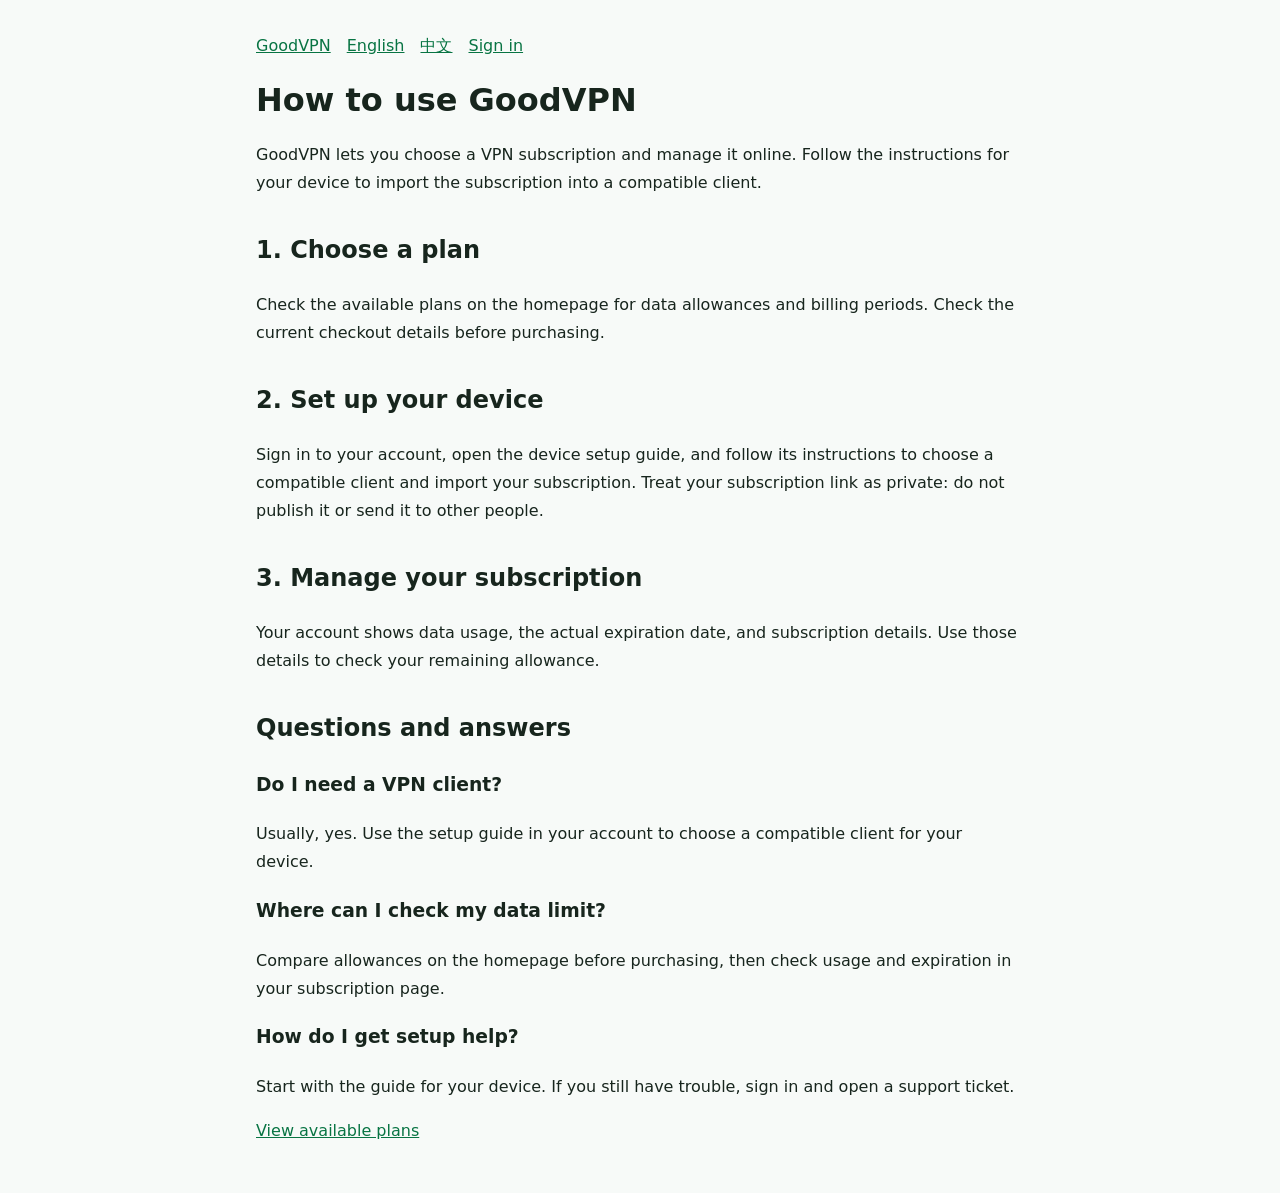
<file: apps/user/public/guides/en/index.html>
<!doctype html><html lang="en-US"><head><meta charset="utf-8"><meta name="viewport" content="width=device-width,initial-scale=1"><title>GoodVPN setup and subscription guide</title><meta name="description" content="Learn how to choose a GoodVPN plan, import your subscription into a compatible client, check usage, and get setup help."><link rel="canonical" href="https://goodvpn.app/guides/en/"><link rel="alternate" hreflang="en" href="https://goodvpn.app/guides/en/"><link rel="alternate" hreflang="zh-CN" href="https://goodvpn.app/guides/zh/"><link rel="alternate" hreflang="x-default" href="https://goodvpn.app/guides/en/"><style>body{font-family:system-ui,sans-serif;line-height:1.75;margin:0;color:#17251d;background:#f7faf8}main{max-width:48rem;margin:auto;padding:2rem 1.25rem}a{color:#087443}nav{display:flex;flex-wrap:wrap;gap:1rem}h1{line-height:1.2}h2{margin-top:2rem}</style></head><body><main><nav><a href="/">GoodVPN</a><a href="/guides/en/" lang="en">English</a><a href="/guides/zh/" lang="zh-CN">中文</a><a href="/#/auth">Sign in</a></nav><h1>How to use GoodVPN</h1><p>GoodVPN lets you choose a VPN subscription and manage it online. Follow the instructions for your device to import the subscription into a compatible client.</p><h2>1. Choose a plan</h2><p>Check the available plans on the homepage for data allowances and billing periods. Check the current checkout details before purchasing.</p><h2>2. Set up your device</h2><p>Sign in to your account, open the device setup guide, and follow its instructions to choose a compatible client and import your subscription. Treat your subscription link as private: do not publish it or send it to other people.</p><h2>3. Manage your subscription</h2><p>Your account shows data usage, the actual expiration date, and subscription details. Use those details to check your remaining allowance.</p><h2>Questions and answers</h2><h3>Do I need a VPN client?</h3><p>Usually, yes. Use the setup guide in your account to choose a compatible client for your device.</p><h3>Where can I check my data limit?</h3><p>Compare allowances on the homepage before purchasing, then check usage and expiration in your subscription page.</p><h3>How do I get setup help?</h3><p>Start with the guide for your device. If you still have trouble, sign in and open a support ticket.</p><p><a href="/">View available plans</a></p></main></body></html>
</file>
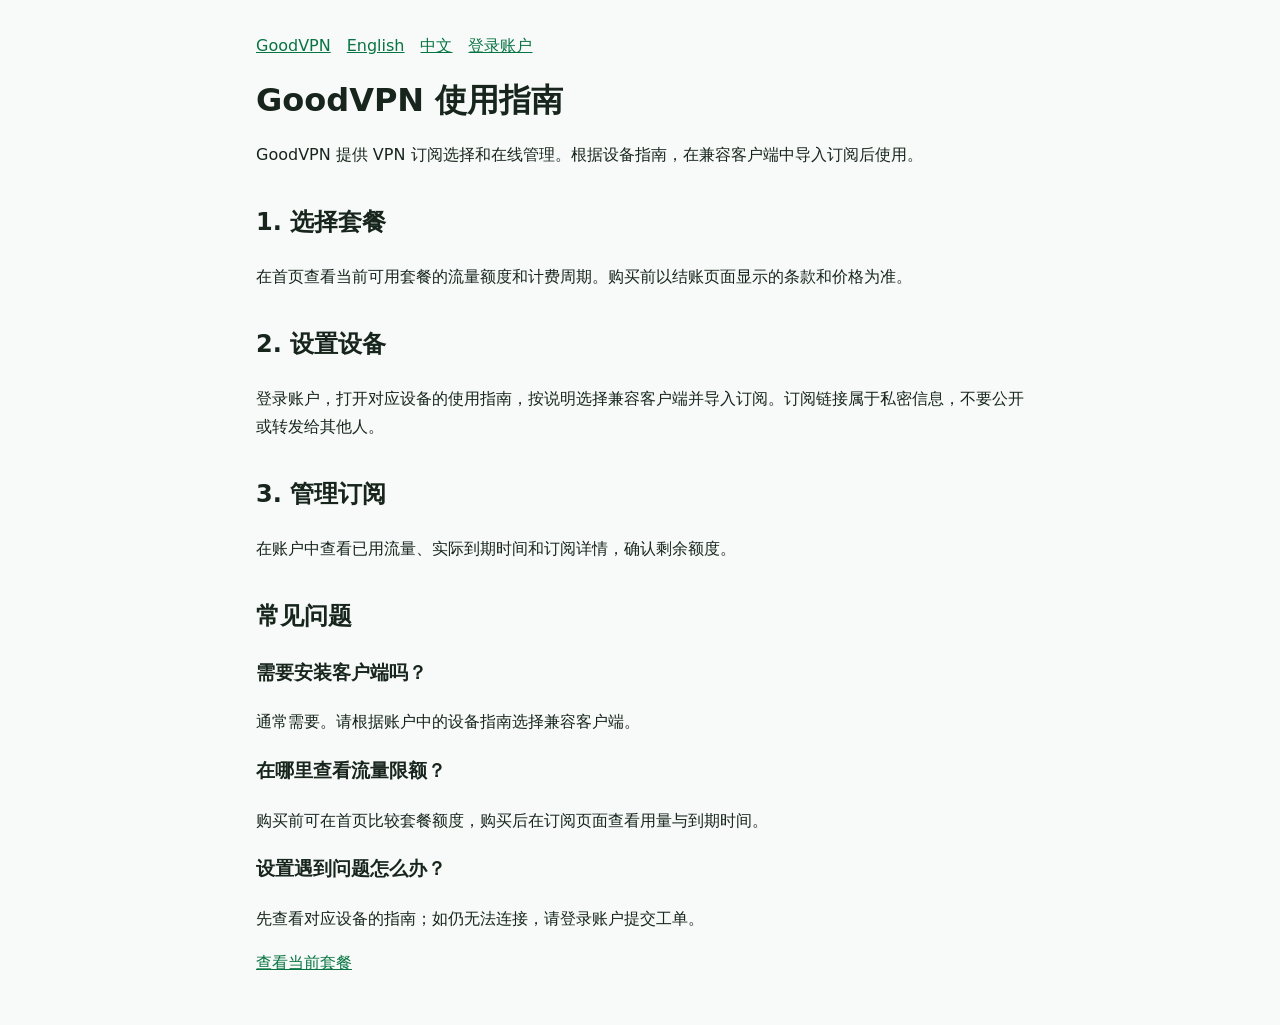
<file: apps/user/public/guides/zh/index.html>
<!doctype html><html lang="zh-CN"><head><meta charset="utf-8"><meta name="viewport" content="width=device-width,initial-scale=1"><title>GoodVPN 使用指南：套餐、设备设置与订阅管理</title><meta name="description" content="了解如何选择 GoodVPN 套餐、在兼容客户端导入订阅、查看流量与到期时间，以及获取设置帮助。"><link rel="canonical" href="https://goodvpn.app/guides/zh/"><link rel="alternate" hreflang="en" href="https://goodvpn.app/guides/en/"><link rel="alternate" hreflang="zh-CN" href="https://goodvpn.app/guides/zh/"><link rel="alternate" hreflang="x-default" href="https://goodvpn.app/guides/en/"><style>body{font-family:system-ui,sans-serif;line-height:1.75;margin:0;color:#17251d;background:#f7faf8}main{max-width:48rem;margin:auto;padding:2rem 1.25rem}a{color:#087443}nav{display:flex;flex-wrap:wrap;gap:1rem}h1{line-height:1.2}h2{margin-top:2rem}</style></head><body><main><nav><a href="/">GoodVPN</a><a href="/guides/en/" lang="en">English</a><a href="/guides/zh/" lang="zh-CN">中文</a><a href="/#/auth">登录账户</a></nav><h1>GoodVPN 使用指南</h1><p>GoodVPN 提供 VPN 订阅选择和在线管理。根据设备指南，在兼容客户端中导入订阅后使用。</p><h2>1. 选择套餐</h2><p>在首页查看当前可用套餐的流量额度和计费周期。购买前以结账页面显示的条款和价格为准。</p><h2>2. 设置设备</h2><p>登录账户，打开对应设备的使用指南，按说明选择兼容客户端并导入订阅。订阅链接属于私密信息，不要公开或转发给其他人。</p><h2>3. 管理订阅</h2><p>在账户中查看已用流量、实际到期时间和订阅详情，确认剩余额度。</p><h2>常见问题</h2><h3>需要安装客户端吗？</h3><p>通常需要。请根据账户中的设备指南选择兼容客户端。</p><h3>在哪里查看流量限额？</h3><p>购买前可在首页比较套餐额度，购买后在订阅页面查看用量与到期时间。</p><h3>设置遇到问题怎么办？</h3><p>先查看对应设备的指南；如仍无法连接，请登录账户提交工单。</p><p><a href="/">查看当前套餐</a></p></main></body></html>
</file>
